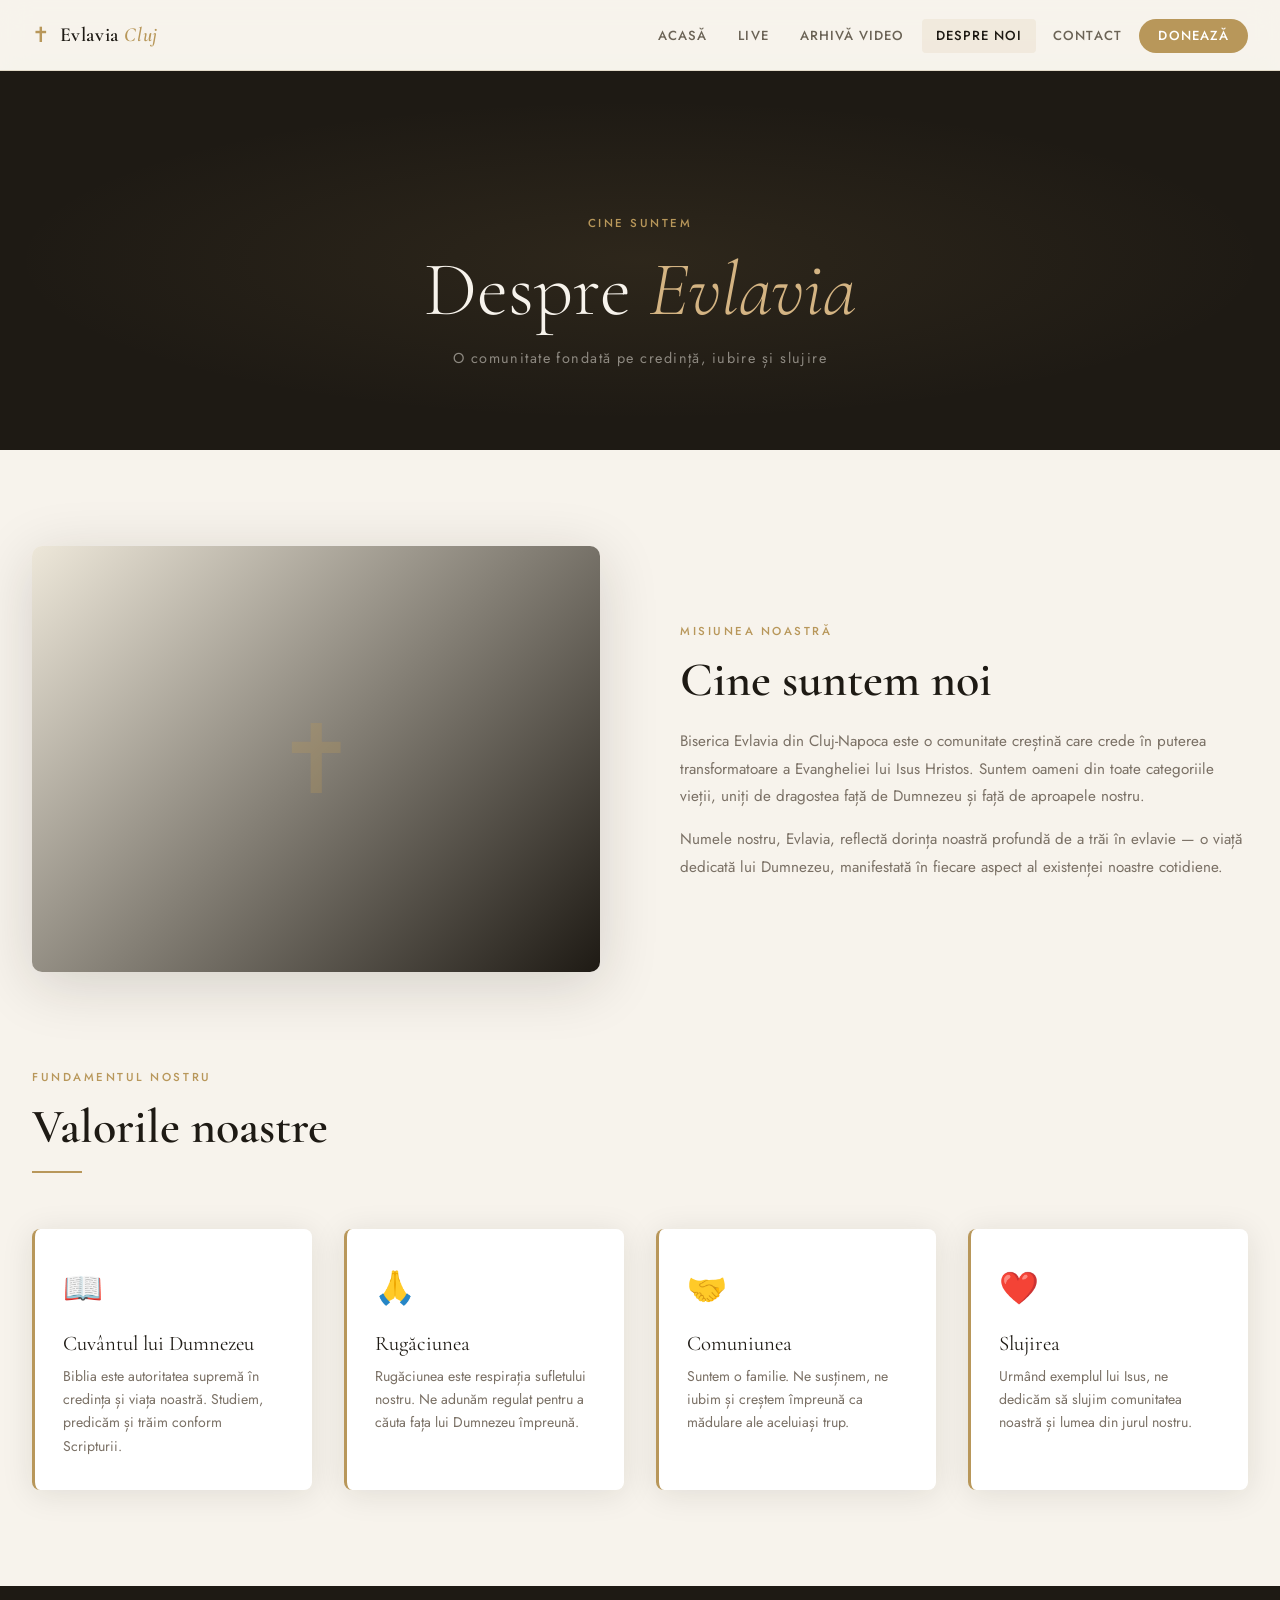
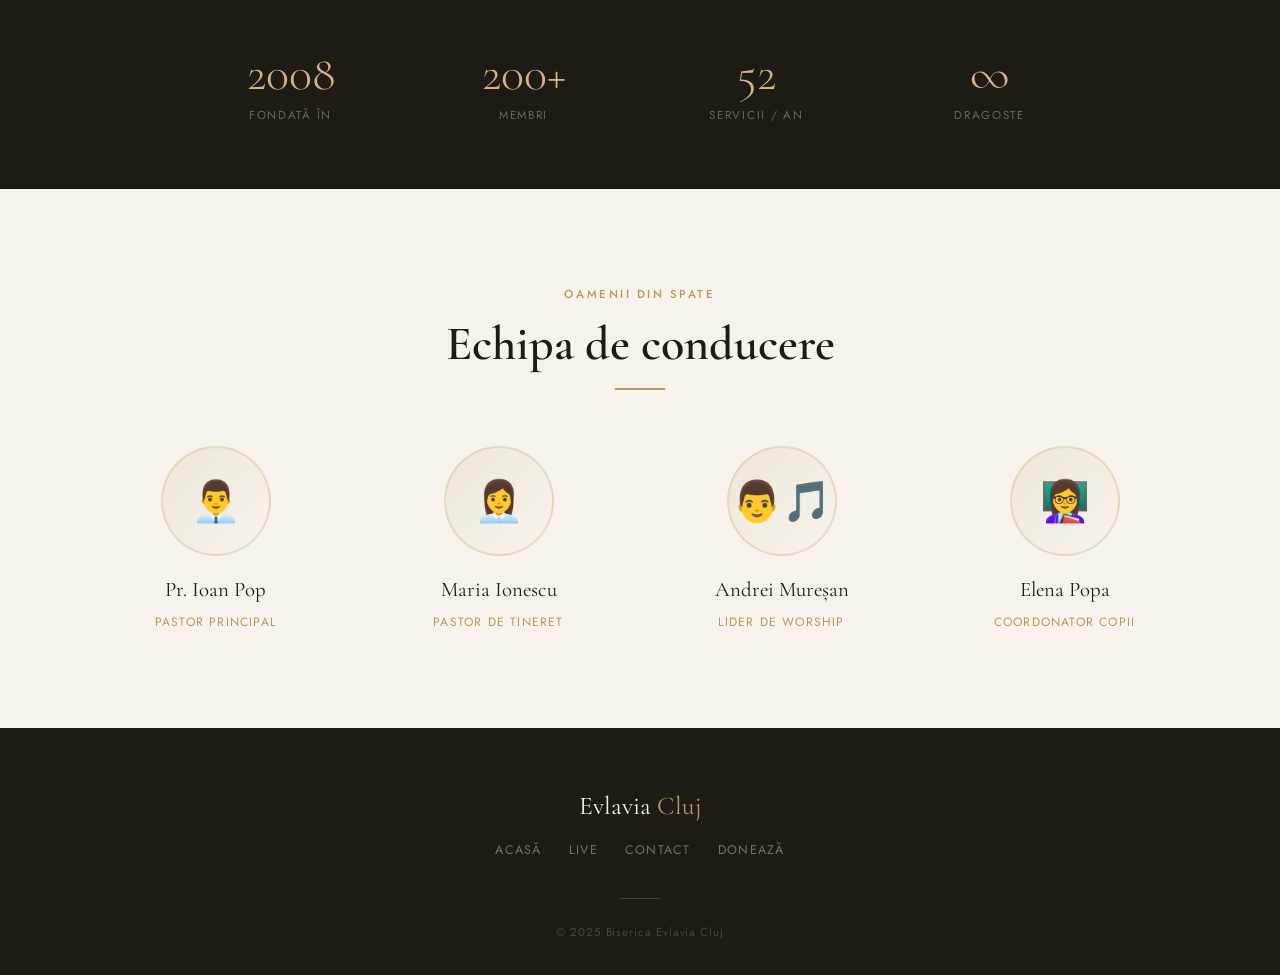
<file: despre.html>
<!DOCTYPE html>
<html lang="ro">
<head>
  <meta charset="UTF-8"/>
  <meta name="viewport" content="width=device-width, initial-scale=1.0"/>
  <title>Evlavia Cluj – Despre Noi</title>
  <link rel="stylesheet" href="style.css"/>
  <style>
    .despre-page { padding-top: 70px; }
    .values-grid {
      display: grid;
      grid-template-columns: repeat(auto-fill, minmax(260px, 1fr));
      gap: 2rem;
      margin-top: 3rem;
    }
    .value-card {
      padding: 2rem 1.75rem;
      background: var(--white);
      border-radius: 8px;
      border-left: 3px solid var(--gold);
      box-shadow: var(--shadow);
      animation: fadeUp .5s ease both;
    }
    .value-icon { font-size: 2rem; margin-bottom: 1rem; }
    .value-card h3 { font-size: 1.3rem; margin-bottom: .6rem; }
    .value-card p { font-size: .88rem; color: var(--text-light); line-height: 1.65; }

    .split-section {
      display: grid;
      grid-template-columns: 1fr 1fr;
      gap: 5rem;
      align-items: center;
      padding: 6rem 2rem;
      max-width: 1280px;
      margin: 0 auto;
    }
    .split-section.reverse { direction: rtl; }
    .split-section.reverse > * { direction: ltr; }
    .split-img {
      border-radius: 10px;
      overflow: hidden;
      aspect-ratio: 4/3;
      background: linear-gradient(135deg, var(--cream-dark) 0%, var(--charcoal) 100%);
      display: flex;
      align-items: center;
      justify-content: center;
      font-size: 6rem;
      color: rgba(184,151,90,.3);
      box-shadow: var(--shadow-lg);
    }
    .split-text h2 { margin-bottom: 1.25rem; }
    .split-text p { color: var(--text-light); line-height: 1.8; margin-bottom: 1rem; font-size: .95rem; }

    .team-grid {
      display: grid;
      grid-template-columns: repeat(auto-fill, minmax(220px, 1fr));
      gap: 2rem;
    }
    .team-card {
      text-align: center;
      animation: fadeUp .5s ease both;
    }
    .team-photo {
      width: 110px;
      height: 110px;
      border-radius: 50%;
      background: linear-gradient(135deg, var(--cream-dark), var(--cream));
      margin: 0 auto 1rem;
      display: flex;
      align-items: center;
      justify-content: center;
      font-size: 2.5rem;
      border: 2px solid rgba(184,151,90,.25);
    }
    .team-name { font-family: 'Cormorant Garamond', serif; font-size: 1.3rem; color: var(--charcoal); }
    .team-role { font-size: .75rem; color: var(--gold); letter-spacing: .1em; text-transform: uppercase; margin-top: .25rem; }

    .stats-strip {
      background: var(--charcoal);
      padding: 4rem 2rem;
    }
    .stats-inner {
      max-width: 900px;
      margin: 0 auto;
      display: grid;
      grid-template-columns: repeat(4, 1fr);
      gap: 2rem;
      text-align: center;
    }
    .stat-num {
      font-family: 'Cormorant Garamond', serif;
      font-size: 3rem;
      font-weight: 300;
      color: var(--gold-light);
      line-height: 1;
    }
    .stat-label {
      font-size: .72rem;
      letter-spacing: .15em;
      text-transform: uppercase;
      color: rgba(247,243,236,.35);
      margin-top: .5rem;
    }
    @media (max-width: 768px) {
      .split-section { grid-template-columns: 1fr; gap: 2.5rem; }
      .split-section.reverse { direction: ltr; }
      .stats-inner { grid-template-columns: 1fr 1fr; }
    }
  </style>
</head>
<body>

<nav class="navbar" id="navbar">
  <div class="nav-inner">
    <a href="index.html" class="nav-logo">
      <span class="logo-cross">✝</span>
      <span class="logo-text">Evlavia <em>Cluj</em></span>
    </a>
    <button class="hamburger" id="hamburger"><span></span><span></span><span></span></button>
    <ul class="nav-links" id="navLinks">
      <li><a href="index.html">Acasă</a></li>
      <li><a href="live.html">LIVE</a></li>
      <li><a href="arhiva.html">Arhivă Video</a></li>
      <li><a href="despre.html" class="active">Despre Noi</a></li>
      <li><a href="contact.html">Contact</a></li>
      <li><a href="donatie.html" class="nav-donate">Donează</a></li>
    </ul>
  </div>
</nav>

<main class="despre-page">
  <div class="page-hero">
    <div class="page-hero-inner">
      <span class="section-label" style="display:flex;justify-content:center;">Cine suntem</span>
      <h1>Despre <em>Evlavia</em></h1>
      <p>O comunitate fondată pe credință, iubire și slujire</p>
    </div>
  </div>

  <!-- Misiunea -->
  <div class="split-section">
    <div class="split-img">✝</div>
    <div class="split-text">
      <span class="section-label">Misiunea noastră</span>
      <h2>Cine suntem noi</h2>
      <p>Biserica Evlavia din Cluj-Napoca este o comunitate creștină care crede în puterea transformatoare a Evangheliei lui Isus Hristos. Suntem oameni din toate categoriile vieții, uniți de dragostea față de Dumnezeu și față de aproapele nostru.</p>
      <p>Numele nostru, Evlavia, reflectă dorința noastră profundă de a trăi în evlavie — o viață dedicată lui Dumnezeu, manifestată în fiecare aspect al existenței noastre cotidiene.</p>
    </div>
  </div>

  <!-- Valori -->
  <section style="padding:0 2rem 6rem; background:var(--cream);">
    <div style="max-width:1280px; margin:0 auto;">
      <div class="section-header">
        <span class="section-label">Fundamentul nostru</span>
        <h2>Valorile noastre</h2>
        <div class="section-divider"></div>
      </div>
      <div class="values-grid">
        <div class="value-card" style="animation-delay:.0s">
          <div class="value-icon">📖</div>
          <h3>Cuvântul lui Dumnezeu</h3>
          <p>Biblia este autoritatea supremă în credința și viața noastră. Studiem, predicăm și trăim conform Scripturii.</p>
        </div>
        <div class="value-card" style="animation-delay:.1s">
          <div class="value-icon">🙏</div>
          <h3>Rugăciunea</h3>
          <p>Rugăciunea este respirația sufletului nostru. Ne adunăm regulat pentru a căuta fața lui Dumnezeu împreună.</p>
        </div>
        <div class="value-card" style="animation-delay:.2s">
          <div class="value-icon">🤝</div>
          <h3>Comuniunea</h3>
          <p>Suntem o familie. Ne susținem, ne iubim și creștem împreună ca mădulare ale aceluiași trup.</p>
        </div>
        <div class="value-card" style="animation-delay:.3s">
          <div class="value-icon">❤️</div>
          <h3>Slujirea</h3>
          <p>Urmând exemplul lui Isus, ne dedicăm să slujim comunitatea noastră și lumea din jurul nostru.</p>
        </div>
      </div>
    </div>
  </section>

  <!-- Statistici -->
  <div class="stats-strip">
    <div class="stats-inner">
      <div><div class="stat-num">2008</div><div class="stat-label">Fondată în</div></div>
      <div><div class="stat-num">200+</div><div class="stat-label">Membri</div></div>
      <div><div class="stat-num">52</div><div class="stat-label">Servicii / an</div></div>
      <div><div class="stat-num">∞</div><div class="stat-label">Dragoste</div></div>
    </div>
  </div>

  <!-- Echipa -->
  <section style="padding:6rem 2rem; background:var(--cream);">
    <div style="max-width:1100px; margin:0 auto;">
      <div class="section-header" style="text-align:center;">
        <span class="section-label" style="display:flex;justify-content:center;">Oamenii din spate</span>
        <h2>Echipa de conducere</h2>
        <div class="section-divider" style="margin:1rem auto 0;"></div>
      </div>
      <div class="team-grid" style="margin-top:3rem;">
        <div class="team-card" style="animation-delay:.0s">
          <div class="team-photo">👨‍💼</div>
          <div class="team-name">Pr. Ioan Pop</div>
          <div class="team-role">Pastor Principal</div>
        </div>
        <div class="team-card" style="animation-delay:.1s">
          <div class="team-photo">👩‍💼</div>
          <div class="team-name">Maria Ionescu</div>
          <div class="team-role">Pastor de Tineret</div>
        </div>
        <div class="team-card" style="animation-delay:.2s">
          <div class="team-photo">👨‍🎵</div>
          <div class="team-name">Andrei Mureșan</div>
          <div class="team-role">Lider de Worship</div>
        </div>
        <div class="team-card" style="animation-delay:.3s">
          <div class="team-photo">👩‍🏫</div>
          <div class="team-name">Elena Popa</div>
          <div class="team-role">Coordonator Copii</div>
        </div>
      </div>
    </div>
  </section>
</main>

<footer>
  <div class="footer-inner">
    <div class="footer-logo">Evlavia <span>Cluj</span></div>
    <nav class="footer-links">
      <a href="index.html">Acasă</a><a href="live.html">LIVE</a>
      <a href="contact.html">Contact</a><a href="donatie.html">Donează</a>
    </nav>
    <div class="footer-sep"></div>
    <p class="footer-copy">© 2025 Biserica Evlavia Cluj</p>
  </div>
</footer>

<script>
  window.addEventListener('scroll', () =>
    document.getElementById('navbar').classList.toggle('scrolled', window.scrollY > 40));
  document.getElementById('hamburger').addEventListener('click', () =>
    document.getElementById('navLinks').classList.toggle('open'));
</script>
</body>
</html>
</file>
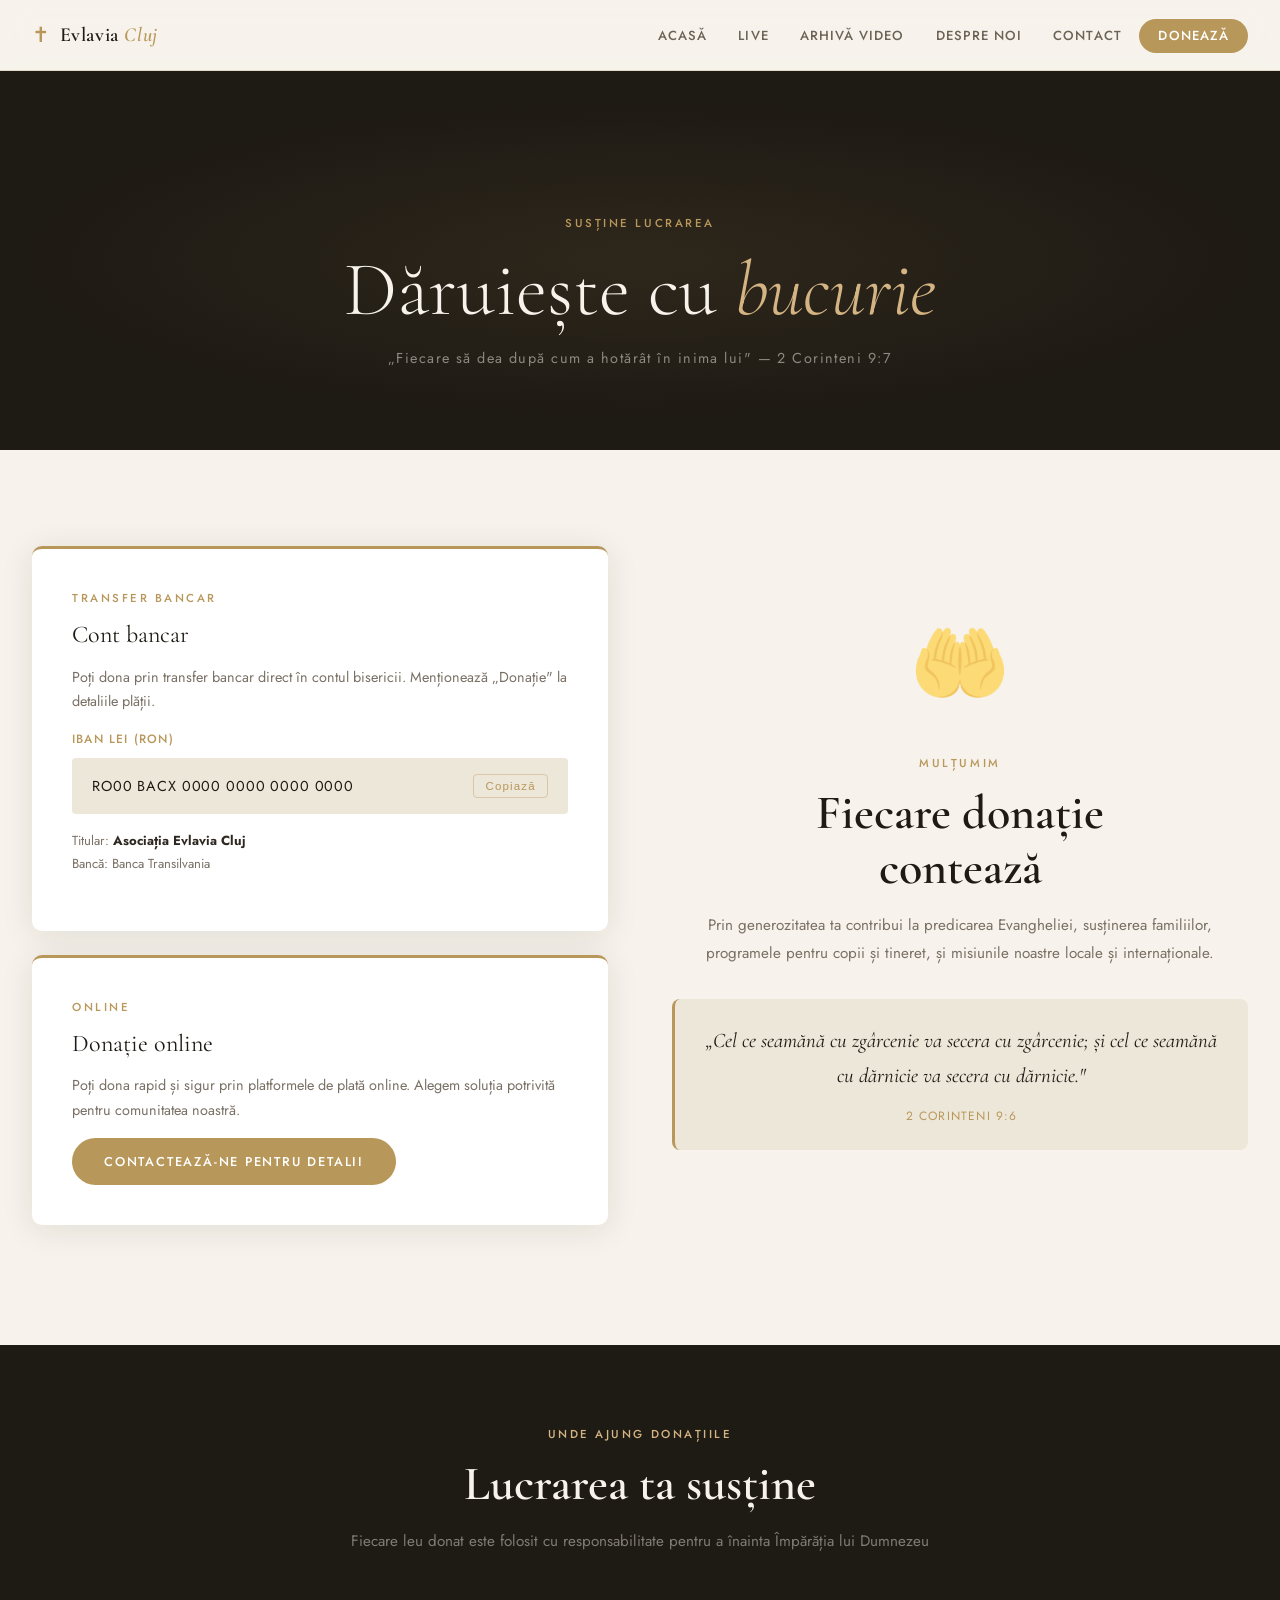
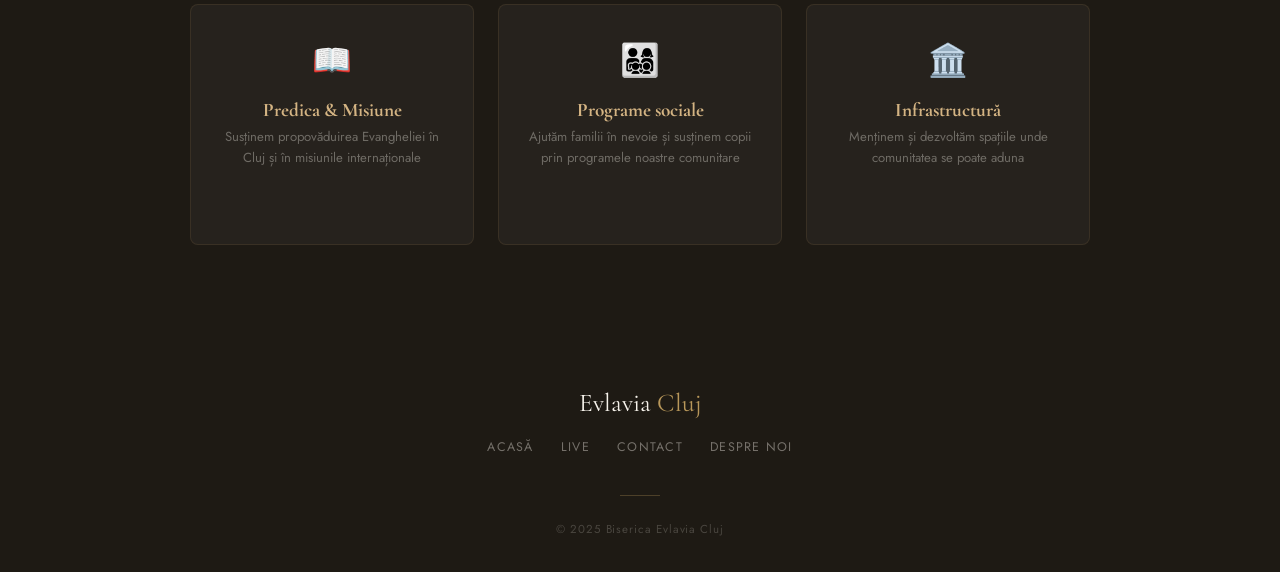
<file: donatie.html>
<!DOCTYPE html>
<html lang="ro">
<head>
  <meta charset="UTF-8"/>
  <meta name="viewport" content="width=device-width, initial-scale=1.0"/>
  <title>Evlavia Cluj – Donează</title>
  <link rel="stylesheet" href="style.css"/>
  <style>
    .donatie-page { padding-top: 70px; }
    .donate-grid {
      display: grid;
      grid-template-columns: 1fr 1fr;
      gap: 4rem;
      align-items: start;
    }
    .donate-card {
      background: var(--white);
      border-radius: 10px;
      padding: 2.5rem;
      box-shadow: var(--shadow);
      margin-bottom: 1.5rem;
      border-top: 3px solid var(--gold);
      animation: fadeUp .5s ease both;
    }
    .donate-card h3 { margin-bottom: 1rem; font-size: 1.5rem; }
    .donate-card p { color: var(--text-light); font-size: .9rem; line-height: 1.7; margin-bottom: 1rem; }
    .iban-block {
      background: var(--cream-dark);
      border-radius: var(--radius);
      padding: 1rem 1.25rem;
      font-family: 'Jost', monospace;
      font-size: .9rem;
      color: var(--charcoal);
      letter-spacing: .06em;
      margin-top: .5rem;
      display: flex;
      align-items: center;
      justify-content: space-between;
      gap: 1rem;
    }
    .copy-btn {
      background: none;
      border: 1px solid rgba(184,151,90,.4);
      border-radius: 4px;
      padding: .3rem .7rem;
      font-size: .72rem;
      letter-spacing: .1em;
      color: var(--gold);
      cursor: pointer;
      transition: var(--transition);
      white-space: nowrap;
    }
    .copy-btn:hover { background: var(--gold); color: var(--white); }

    .why-donate {
      background: var(--charcoal);
      padding: 5rem 2rem;
    }
    .why-inner { max-width: 900px; margin: 0 auto; text-align: center; }
    .why-inner h2 { color: var(--cream); margin-bottom: 1rem; }
    .why-inner p { color: rgba(247,243,236,.45); max-width: 580px; margin: 0 auto 3rem; font-size: .95rem; line-height: 1.8; }
    .why-grid {
      display: grid;
      grid-template-columns: repeat(3, 1fr);
      gap: 1.5rem;
    }
    .why-item {
      background: rgba(255,255,255,.04);
      border: 1px solid rgba(184,151,90,.12);
      border-radius: 8px;
      padding: 1.75rem;
    }
    .why-item .icon { font-size: 2rem; margin-bottom: .75rem; }
    .why-item h4 { color: var(--gold-light); font-family: 'Cormorant Garamond',serif; font-size: 1.2rem; margin-bottom: .4rem; }
    .why-item p { color: rgba(247,243,236,.35); font-size: .82rem; line-height: 1.55; }

    @media (max-width: 768px) {
      .donate-grid { grid-template-columns: 1fr; }
      .why-grid { grid-template-columns: 1fr; }
    }
  </style>
</head>
<body>

<nav class="navbar" id="navbar">
  <div class="nav-inner">
    <a href="index.html" class="nav-logo">
      <span class="logo-cross">✝</span>
      <span class="logo-text">Evlavia <em>Cluj</em></span>
    </a>
    <button class="hamburger" id="hamburger"><span></span><span></span><span></span></button>
    <ul class="nav-links" id="navLinks">
      <li><a href="index.html">Acasă</a></li>
      <li><a href="live.html">LIVE</a></li>
      <li><a href="arhiva.html">Arhivă Video</a></li>
      <li><a href="despre.html">Despre Noi</a></li>
      <li><a href="contact.html">Contact</a></li>
      <li><a href="donatie.html" class="nav-donate active">Donează</a></li>
    </ul>
  </div>
</nav>

<main class="donatie-page">
  <div class="page-hero">
    <div class="page-hero-inner">
      <span class="section-label" style="display:flex;justify-content:center;">Susține lucrarea</span>
      <h1>Dăruiește cu <em>bucurie</em></h1>
      <p>„Fiecare să dea după cum a hotărât în inima lui" — 2 Corinteni 9:7</p>
    </div>
  </div>

  <div class="section">
    <div class="donate-grid">
      <div>
        <div class="donate-card" style="animation-delay:.0s">
          <span class="section-label">Transfer bancar</span>
          <h3>Cont bancar</h3>
          <p>Poți dona prin transfer bancar direct în contul bisericii. Menționează „Donație" la detaliile plății.</p>
          <div>
            <p style="font-size:.75rem; letter-spacing:.1em; text-transform:uppercase; color:var(--gold); font-weight:500; margin-bottom:.4rem;">IBAN Lei (RON)</p>
            <div class="iban-block">
              <span>RO00 BACX 0000 0000 0000 0000</span>
              <button class="copy-btn" onclick="copyText('RO00 BACX 0000 0000 0000 0000', this)">Copiază</button>
            </div>
          </div>
          <p style="margin-top:1rem; font-size:.82rem; color:var(--text-light);">
            Titular: <strong style="color:var(--text);">Asociația Evlavia Cluj</strong><br/>
            Bancă: Banca Transilvania
          </p>
        </div>

        <div class="donate-card" style="animation-delay:.15s">
          <span class="section-label">Online</span>
          <h3>Donație online</h3>
          <p>Poți dona rapid și sigur prin platformele de plată online. Alegem soluția potrivită pentru comunitatea noastră.</p>
          <a href="mailto:contact@evlaviacluj.ro?subject=Donatie online" class="btn btn-gold">
            Contactează-ne pentru detalii
          </a>
        </div>
      </div>

      <div>
        <div style="padding: 3rem 0; text-align:center;">
          <div style="font-size:5rem; margin-bottom:1.5rem; opacity:.6;">🤲</div>
          <span class="section-label" style="display:flex;justify-content:center;">Mulțumim</span>
          <h2 style="margin-bottom:1rem;">Fiecare donație<br/>contează</h2>
          <p style="color:var(--text-light); line-height:1.8; font-size:.95rem;">
            Prin generozitatea ta contribui la predicarea Evangheliei, susținerea familiilor, programele pentru copii și tineret, și misiunile noastre locale și internaționale.
          </p>
          <div style="margin-top:2rem; padding:1.5rem; background:var(--cream-dark); border-radius:8px; border-left:3px solid var(--gold);">
            <p style="font-family:'Cormorant Garamond',serif; font-size:1.3rem; font-style:italic; color:var(--charcoal); margin:0;">
              „Cel ce seamănă cu zgârcenie va secera cu zgârcenie; și cel ce seamănă cu dărnicie va secera cu dărnicie."
            </p>
            <p style="font-size:.75rem; color:var(--gold); letter-spacing:.1em; text-transform:uppercase; margin-top:.75rem; margin-bottom:0;">2 Corinteni 9:6</p>
          </div>
        </div>
      </div>
    </div>
  </div>

  <div class="why-donate">
    <div class="why-inner">
      <span class="section-label" style="display:flex;justify-content:center;color:var(--gold-light);">Unde ajung donațiile</span>
      <h2>Lucrarea ta susține</h2>
      <p>Fiecare leu donat este folosit cu responsabilitate pentru a înainta Împărăția lui Dumnezeu</p>
      <div class="why-grid">
        <div class="why-item">
          <div class="icon">📖</div>
          <h4>Predica &amp; Misiune</h4>
          <p>Susținem propovăduirea Evangheliei în Cluj și în misiunile internaționale</p>
        </div>
        <div class="why-item">
          <div class="icon">👨‍👩‍👧‍👦</div>
          <h4>Programe sociale</h4>
          <p>Ajutăm familii în nevoie și susținem copii prin programele noastre comunitare</p>
        </div>
        <div class="why-item">
          <div class="icon">🏛️</div>
          <h4>Infrastructură</h4>
          <p>Menținem și dezvoltăm spațiile unde comunitatea se poate aduna</p>
        </div>
      </div>
    </div>
  </div>
</main>

<footer>
  <div class="footer-inner">
    <div class="footer-logo">Evlavia <span>Cluj</span></div>
    <nav class="footer-links">
      <a href="index.html">Acasă</a><a href="live.html">LIVE</a>
      <a href="contact.html">Contact</a><a href="despre.html">Despre noi</a>
    </nav>
    <div class="footer-sep"></div>
    <p class="footer-copy">© 2025 Biserica Evlavia Cluj</p>
  </div>
</footer>

<script>
  window.addEventListener('scroll', () =>
    document.getElementById('navbar').classList.toggle('scrolled', window.scrollY > 40));
  document.getElementById('hamburger').addEventListener('click', () =>
    document.getElementById('navLinks').classList.toggle('open'));

  window.copyText = function(text, btn) {
    navigator.clipboard.writeText(text).then(() => {
      btn.textContent = 'Copiat!';
      setTimeout(() => btn.textContent = 'Copiază', 2000);
    });
  };
</script>
</body>
</html>
</file>
<file: style.css>
/* ============================================================
   EVLAVIA CLUJ — Stylesheet Global
   Temă: Sacru-contemporan · Crem, auriu mat, bej profund
   Font display: Cormorant Garamond · Body: Jost
   ============================================================ */

@import url('https://fonts.googleapis.com/css2?family=Cormorant+Garamond:ital,wght@0,300;0,400;0,600;0,700;1,300;1,400;1,600&family=Jost:wght@300;400;500;600&display=swap');

/* ── Variabile ─────────────────────────────────────────────── */
:root {
  --cream:      #f7f3ec;
  --cream-dark: #ede7d9;
  --gold:       #b8975a;
  --gold-light: #d4b483;
  --gold-dark:  #8c6d36;
  --charcoal:   #1e1a14;
  --warm-grey:  #6b6356;
  --text:       #2e2820;
  --text-light: #7a7065;
  --white:      #ffffff;
  --shadow:     0 4px 32px rgba(30,26,20,.10);
  --shadow-lg:  0 12px 60px rgba(30,26,20,.16);
  --radius:     4px;
  --transition: .35s cubic-bezier(.4,0,.2,1);
}

/* ── Reset & Base ──────────────────────────────────────────── */
*, *::before, *::after { box-sizing: border-box; margin: 0; padding: 0; }

html { scroll-behavior: smooth; font-size: 16px; }

body {
  font-family: 'Jost', sans-serif;
  background: var(--cream);
  color: var(--text);
  line-height: 1.7;
  min-height: 100vh;
  overflow-x: hidden;
}

img { display: block; max-width: 100%; }
a  { color: inherit; text-decoration: none; }
ul { list-style: none; }

/* ── Tipografie ────────────────────────────────────────────── */
h1, h2, h3, h4 {
  font-family: 'Cormorant Garamond', serif;
  line-height: 1.15;
  color: var(--charcoal);
}

h1 { font-size: clamp(2.8rem, 6vw, 5rem); font-weight: 600; }
h2 { font-size: clamp(2rem, 4vw, 3rem);   font-weight: 600; }
h3 { font-size: clamp(1.4rem, 2.5vw, 1.9rem); font-weight: 400; }

.section-label {
  font-family: 'Jost', sans-serif;
  font-size: .72rem;
  font-weight: 500;
  letter-spacing: .22em;
  text-transform: uppercase;
  color: var(--gold);
  display: block;
  margin-bottom: .75rem;
}

/* ── Navbar ────────────────────────────────────────────────── */
.navbar {
  position: fixed;
  top: 0; left: 0; right: 0;
  z-index: 1000;
  background: rgba(247,243,236,.92);
  backdrop-filter: blur(14px);
  -webkit-backdrop-filter: blur(14px);
  border-bottom: 1px solid rgba(184,151,90,.18);
  transition: box-shadow var(--transition);
}
.navbar.scrolled { box-shadow: var(--shadow); }

.nav-inner {
  max-width: 1280px;
  margin: 0 auto;
  padding: 0 2rem;
  height: 70px;
  display: flex;
  align-items: center;
  justify-content: space-between;
  gap: 2rem;
}

.nav-logo {
  display: flex;
  align-items: center;
  gap: .6rem;
  flex-shrink: 0;
}
.logo-cross {
  font-size: 1.3rem;
  color: var(--gold);
  line-height: 1;
}
.logo-text {
  font-family: 'Cormorant Garamond', serif;
  font-size: 1.25rem;
  font-weight: 600;
  color: var(--charcoal);
  letter-spacing: .03em;
}
.logo-text em { color: var(--gold); font-style: italic; }

.nav-links {
  display: flex;
  align-items: center;
  gap: .25rem;
}
.nav-links a {
  font-size: .82rem;
  font-weight: 500;
  letter-spacing: .08em;
  text-transform: uppercase;
  color: var(--warm-grey);
  padding: .45rem .85rem;
  border-radius: var(--radius);
  transition: color var(--transition), background var(--transition);
}
.nav-links a:hover,
.nav-links a.active { color: var(--charcoal); background: rgba(184,151,90,.10); }

.nav-donate {
  background: var(--gold) !important;
  color: var(--white) !important;
  border-radius: 30px !important;
  padding: .45rem 1.2rem !important;
}
.nav-donate:hover { background: var(--gold-dark) !important; }

.hamburger {
  display: none;
  flex-direction: column;
  gap: 5px;
  background: none;
  border: none;
  cursor: pointer;
  padding: 4px;
}
.hamburger span {
  display: block;
  width: 24px;
  height: 2px;
  background: var(--charcoal);
  border-radius: 2px;
  transition: var(--transition);
}

/* ── Hero ──────────────────────────────────────────────────── */
.hero {
  min-height: 100vh;
  position: relative;
  display: flex;
  align-items: center;
  justify-content: center;
  text-align: center;
  overflow: hidden;
  background: var(--charcoal);
}
.hero-bg {
  position: absolute;
  inset: 0;
  background:
    radial-gradient(ellipse 80% 60% at 50% 40%, rgba(184,151,90,.13) 0%, transparent 70%),
    linear-gradient(160deg, #1e1a14 0%, #2e2518 50%, #1a1610 100%);
}
.hero-cross-watermark {
  position: absolute;
  font-size: 42vw;
  color: rgba(184,151,90,.04);
  line-height: 1;
  top: 50%; left: 50%;
  transform: translate(-50%, -50%);
  pointer-events: none;
  font-family: serif;
  user-select: none;
}
.hero-overlay {
  position: absolute;
  inset: 0;
  background: linear-gradient(to bottom, transparent 60%, rgba(30,26,20,.5) 100%);
}
.hero-content {
  position: relative;
  z-index: 2;
  padding: 2rem;
  animation: fadeUp .9s ease both;
}
.hero-eyebrow {
  font-size: .78rem;
  letter-spacing: .3em;
  text-transform: uppercase;
  color: var(--gold-light);
  margin-bottom: 1.5rem;
  font-family: 'Jost', sans-serif;
  font-weight: 300;
}
.hero-title {
  font-family: 'Cormorant Garamond', serif;
  font-size: clamp(4rem, 12vw, 9rem);
  font-weight: 300;
  color: var(--cream);
  line-height: 1;
  margin-bottom: 1.5rem;
}
.hero-title em {
  color: var(--gold-light);
  font-style: italic;
  font-weight: 300;
}
.hero-subtitle {
  font-size: .9rem;
  color: rgba(247,243,236,.55);
  letter-spacing: .15em;
  text-transform: uppercase;
  font-weight: 300;
  margin-bottom: 3rem;
}
.hero-separator {
  width: 60px;
  height: 1px;
  background: var(--gold);
  margin: 1.5rem auto;
  opacity: .6;
}
.hero-cta {
  display: inline-flex;
  align-items: center;
  gap: .75rem;
  background: transparent;
  border: 1px solid rgba(184,151,90,.5);
  color: var(--gold-light);
  padding: .85rem 2.2rem;
  font-family: 'Jost', sans-serif;
  font-size: .8rem;
  letter-spacing: .18em;
  text-transform: uppercase;
  border-radius: 30px;
  transition: var(--transition);
  cursor: pointer;
}
.hero-cta:hover {
  background: var(--gold);
  border-color: var(--gold);
  color: var(--white);
}
.hero-scroll {
  position: absolute;
  bottom: 2.5rem;
  left: 50%;
  transform: translateX(-50%);
  display: flex;
  flex-direction: column;
  align-items: center;
  gap: .5rem;
  color: rgba(247,243,236,.35);
  font-size: .68rem;
  letter-spacing: .2em;
  text-transform: uppercase;
}
.scroll-line {
  width: 1px;
  height: 40px;
  background: linear-gradient(to bottom, var(--gold), transparent);
  animation: scrollPulse 2s ease-in-out infinite;
}

/* ── Sections generale ─────────────────────────────────────── */
.section {
  padding: 6rem 2rem;
  max-width: 1280px;
  margin: 0 auto;
}

.section-header {
  margin-bottom: 3.5rem;
}
.section-header h2 { margin-bottom: .75rem; }
.section-divider {
  width: 50px;
  height: 2px;
  background: var(--gold);
  margin-top: 1rem;
}

/* ── Anunțuri Grid ─────────────────────────────────────────── */
#anunturi { background: var(--cream); }

.anunturi-grid {
  display: grid;
  grid-template-columns: repeat(auto-fill, minmax(320px, 1fr));
  gap: 2rem;
}

.card-anunt {
  background: var(--white);
  border-radius: 8px;
  overflow: hidden;
  box-shadow: var(--shadow);
  transition: transform var(--transition), box-shadow var(--transition);
  animation: fadeUp .6s ease both;
}
.card-anunt:hover {
  transform: translateY(-4px);
  box-shadow: var(--shadow-lg);
}
.card-anunt-img {
  width: 100%;
  height: 210px;
  object-fit: cover;
  background: var(--cream-dark);
}
.card-anunt-img-placeholder {
  width: 100%;
  height: 210px;
  background: linear-gradient(135deg, var(--cream-dark) 0%, var(--cream) 100%);
  display: flex;
  align-items: center;
  justify-content: center;
  font-size: 2.5rem;
  color: var(--gold-light);
}
.card-anunt-body { padding: 1.6rem; }
.card-anunt-date {
  font-size: .72rem;
  color: var(--gold);
  letter-spacing: .12em;
  text-transform: uppercase;
  font-weight: 500;
  margin-bottom: .5rem;
}
.card-anunt-title {
  font-family: 'Cormorant Garamond', serif;
  font-size: 1.35rem;
  font-weight: 600;
  color: var(--charcoal);
  margin-bottom: .75rem;
  line-height: 1.3;
}
.card-anunt-desc {
  font-size: .88rem;
  color: var(--text-light);
  line-height: 1.6;
}

.no-anunturi {
  text-align: center;
  padding: 4rem 2rem;
  color: var(--text-light);
  font-family: 'Cormorant Garamond', serif;
  font-size: 1.4rem;
  font-style: italic;
  grid-column: 1/-1;
}

/* ── Banner program ─────────────────────────────────────────── */
.program-banner {
  background: var(--charcoal);
  padding: 5rem 2rem;
  text-align: center;
  position: relative;
  overflow: hidden;
}
.program-banner::before {
  content: '✝';
  position: absolute;
  font-size: 30vw;
  color: rgba(184,151,90,.04);
  top: 50%; left: 50%;
  transform: translate(-50%, -50%);
  pointer-events: none;
}
.program-banner-inner {
  max-width: 800px;
  margin: 0 auto;
  position: relative;
}
.program-banner h2 {
  color: var(--cream);
  font-size: clamp(2rem, 5vw, 3.5rem);
  margin-bottom: 1rem;
}
.program-banner p {
  color: rgba(247,243,236,.55);
  margin-bottom: 2.5rem;
  font-size: .95rem;
}
.program-grid {
  display: flex;
  justify-content: center;
  flex-wrap: wrap;
  gap: 2rem;
  margin-bottom: 2.5rem;
}
.program-item {
  text-align: center;
}
.program-day {
  font-size: .72rem;
  letter-spacing: .2em;
  text-transform: uppercase;
  color: var(--gold);
  font-weight: 500;
  margin-bottom: .3rem;
}
.program-time {
  font-family: 'Cormorant Garamond', serif;
  font-size: 2rem;
  color: var(--cream);
  font-weight: 300;
}
.program-name {
  font-size: .78rem;
  color: rgba(247,243,236,.45);
  letter-spacing: .08em;
  text-transform: uppercase;
}

/* ── Vers zilnic ─────────────────────────────────────────────── */
.verse-section {
  padding: 5rem 2rem;
  text-align: center;
  background: linear-gradient(135deg, var(--cream-dark) 0%, var(--cream) 100%);
  border-top: 1px solid rgba(184,151,90,.15);
  border-bottom: 1px solid rgba(184,151,90,.15);
}
.verse-text {
  font-family: 'Cormorant Garamond', serif;
  font-size: clamp(1.5rem, 3.5vw, 2.4rem);
  font-style: italic;
  font-weight: 300;
  color: var(--charcoal);
  max-width: 760px;
  margin: 0 auto 1rem;
  line-height: 1.4;
}
.verse-ref {
  font-size: .78rem;
  letter-spacing: .18em;
  text-transform: uppercase;
  color: var(--gold);
  font-weight: 500;
}

/* ── Footer ────────────────────────────────────────────────── */
footer {
  background: var(--charcoal);
  color: rgba(247,243,236,.5);
  padding: 3.5rem 2rem 2rem;
  text-align: center;
}
.footer-inner {
  max-width: 900px;
  margin: 0 auto;
}
.footer-logo {
  font-family: 'Cormorant Garamond', serif;
  font-size: 1.6rem;
  color: var(--cream);
  margin-bottom: .5rem;
}
.footer-logo span { color: var(--gold); }
.footer-tagline {
  font-size: .8rem;
  margin-bottom: 2rem;
  letter-spacing: .08em;
}
.footer-links {
  display: flex;
  justify-content: center;
  flex-wrap: wrap;
  gap: .25rem .5rem;
  margin-bottom: 2rem;
}
.footer-links a {
  font-size: .78rem;
  letter-spacing: .1em;
  text-transform: uppercase;
  color: rgba(247,243,236,.4);
  padding: .3rem .6rem;
  transition: color var(--transition);
}
.footer-links a:hover { color: var(--gold-light); }
.footer-sep {
  width: 40px;
  height: 1px;
  background: rgba(184,151,90,.3);
  margin: 1.5rem auto;
}
.footer-copy {
  font-size: .72rem;
  opacity: .4;
  letter-spacing: .08em;
}

/* ── Butoane ────────────────────────────────────────────────── */
.btn {
  display: inline-flex;
  align-items: center;
  gap: .6rem;
  padding: .8rem 2rem;
  font-family: 'Jost', sans-serif;
  font-size: .8rem;
  font-weight: 500;
  letter-spacing: .14em;
  text-transform: uppercase;
  border: none;
  border-radius: 30px;
  cursor: pointer;
  transition: var(--transition);
}
.btn-gold {
  background: var(--gold);
  color: var(--white);
}
.btn-gold:hover { background: var(--gold-dark); }
.btn-outline {
  background: transparent;
  border: 1.5px solid var(--gold);
  color: var(--gold);
}
.btn-outline:hover {
  background: var(--gold);
  color: var(--white);
}

/* ── Animații ───────────────────────────────────────────────── */
@keyframes fadeUp {
  from { opacity: 0; transform: translateY(28px); }
  to   { opacity: 1; transform: translateY(0); }
}
@keyframes scrollPulse {
  0%, 100% { opacity: .3; }
  50%       { opacity: .9; }
}
@keyframes spin {
  to { transform: rotate(360deg); }
}

/* ── Live badge ─────────────────────────────────────────────── */
.live-badge {
  display: inline-flex;
  align-items: center;
  gap: .45rem;
  background: #e53935;
  color: #fff;
  font-size: .7rem;
  font-weight: 600;
  letter-spacing: .12em;
  text-transform: uppercase;
  padding: .3rem .85rem;
  border-radius: 30px;
}
.live-dot {
  width: 7px;
  height: 7px;
  background: #fff;
  border-radius: 50%;
  animation: livePulse 1.2s ease-in-out infinite;
}
@keyframes livePulse {
  0%, 100% { opacity: 1; }
  50%       { opacity: .3; }
}

/* ── Page hero (subpagini) ──────────────────────────────────── */
.page-hero {
  padding: 9rem 2rem 5rem;
  text-align: center;
  background: var(--charcoal);
  position: relative;
  overflow: hidden;
}
.page-hero::after {
  content: '';
  position: absolute;
  inset: 0;
  background: radial-gradient(ellipse 70% 60% at 50% 50%, rgba(184,151,90,.1) 0%, transparent 70%);
}
.page-hero-inner { position: relative; z-index: 1; }
.page-hero h1 {
  color: var(--cream);
  font-weight: 300;
  margin-bottom: .75rem;
}
.page-hero h1 em { color: var(--gold-light); }
.page-hero p {
  color: rgba(247,243,236,.5);
  font-size: .9rem;
  letter-spacing: .1em;
}

/* ── Spinner ────────────────────────────────────────────────── */
.spinner {
  width: 36px;
  height: 36px;
  border: 2px solid rgba(184,151,90,.2);
  border-top-color: var(--gold);
  border-radius: 50%;
  animation: spin .7s linear infinite;
  margin: 3rem auto;
}

/* ── Responsive ─────────────────────────────────────────────── */
@media (max-width: 768px) {
  .hamburger { display: flex; }
  .nav-links {
    position: fixed;
    top: 70px; left: 0; right: 0;
    background: rgba(247,243,236,.97);
    backdrop-filter: blur(14px);
    flex-direction: column;
    padding: 1.5rem;
    gap: .25rem;
    border-bottom: 1px solid rgba(184,151,90,.2);
    transform: translateY(-110%);
    opacity: 0;
    transition: transform .4s cubic-bezier(.4,0,.2,1), opacity .4s;
    pointer-events: none;
  }
  .nav-links.open {
    transform: translateY(0);
    opacity: 1;
    pointer-events: all;
  }
  .nav-links a { padding: .75rem 1rem; font-size: .85rem; }
  .nav-donate { text-align: center; }
}

/* ── Admin overlay ──────────────────────────────────────────── */
.modal-overlay {
  position: fixed;
  inset: 0;
  background: rgba(30,26,20,.65);
  backdrop-filter: blur(6px);
  z-index: 2000;
  display: flex;
  align-items: center;
  justify-content: center;
  padding: 1.5rem;
  animation: fadeIn .25s ease;
}
@keyframes fadeIn { from { opacity: 0; } to { opacity: 1; } }
.modal-box {
  background: var(--white);
  border-radius: 12px;
  padding: 2.5rem;
  width: 100%;
  max-width: 520px;
  box-shadow: var(--shadow-lg);
  animation: fadeUp .3s ease;
}
.modal-box h3 {
  margin-bottom: 1.5rem;
  font-size: 1.6rem;
}
.form-group { margin-bottom: 1.2rem; }
.form-group label {
  display: block;
  font-size: .78rem;
  letter-spacing: .1em;
  text-transform: uppercase;
  color: var(--warm-grey);
  font-weight: 500;
  margin-bottom: .45rem;
}
.form-group input,
.form-group textarea {
  width: 100%;
  padding: .75rem 1rem;
  border: 1.5px solid rgba(184,151,90,.25);
  border-radius: var(--radius);
  font-family: 'Jost', sans-serif;
  font-size: .9rem;
  color: var(--text);
  background: var(--cream);
  transition: border-color var(--transition);
  outline: none;
  resize: vertical;
}
.form-group input:focus,
.form-group textarea:focus { border-color: var(--gold); }
.form-error {
  color: #c0392b;
  font-size: .8rem;
  margin-top: .35rem;
}
.modal-actions {
  display: flex;
  gap: 1rem;
  justify-content: flex-end;
  margin-top: 1.5rem;
}
</file>
